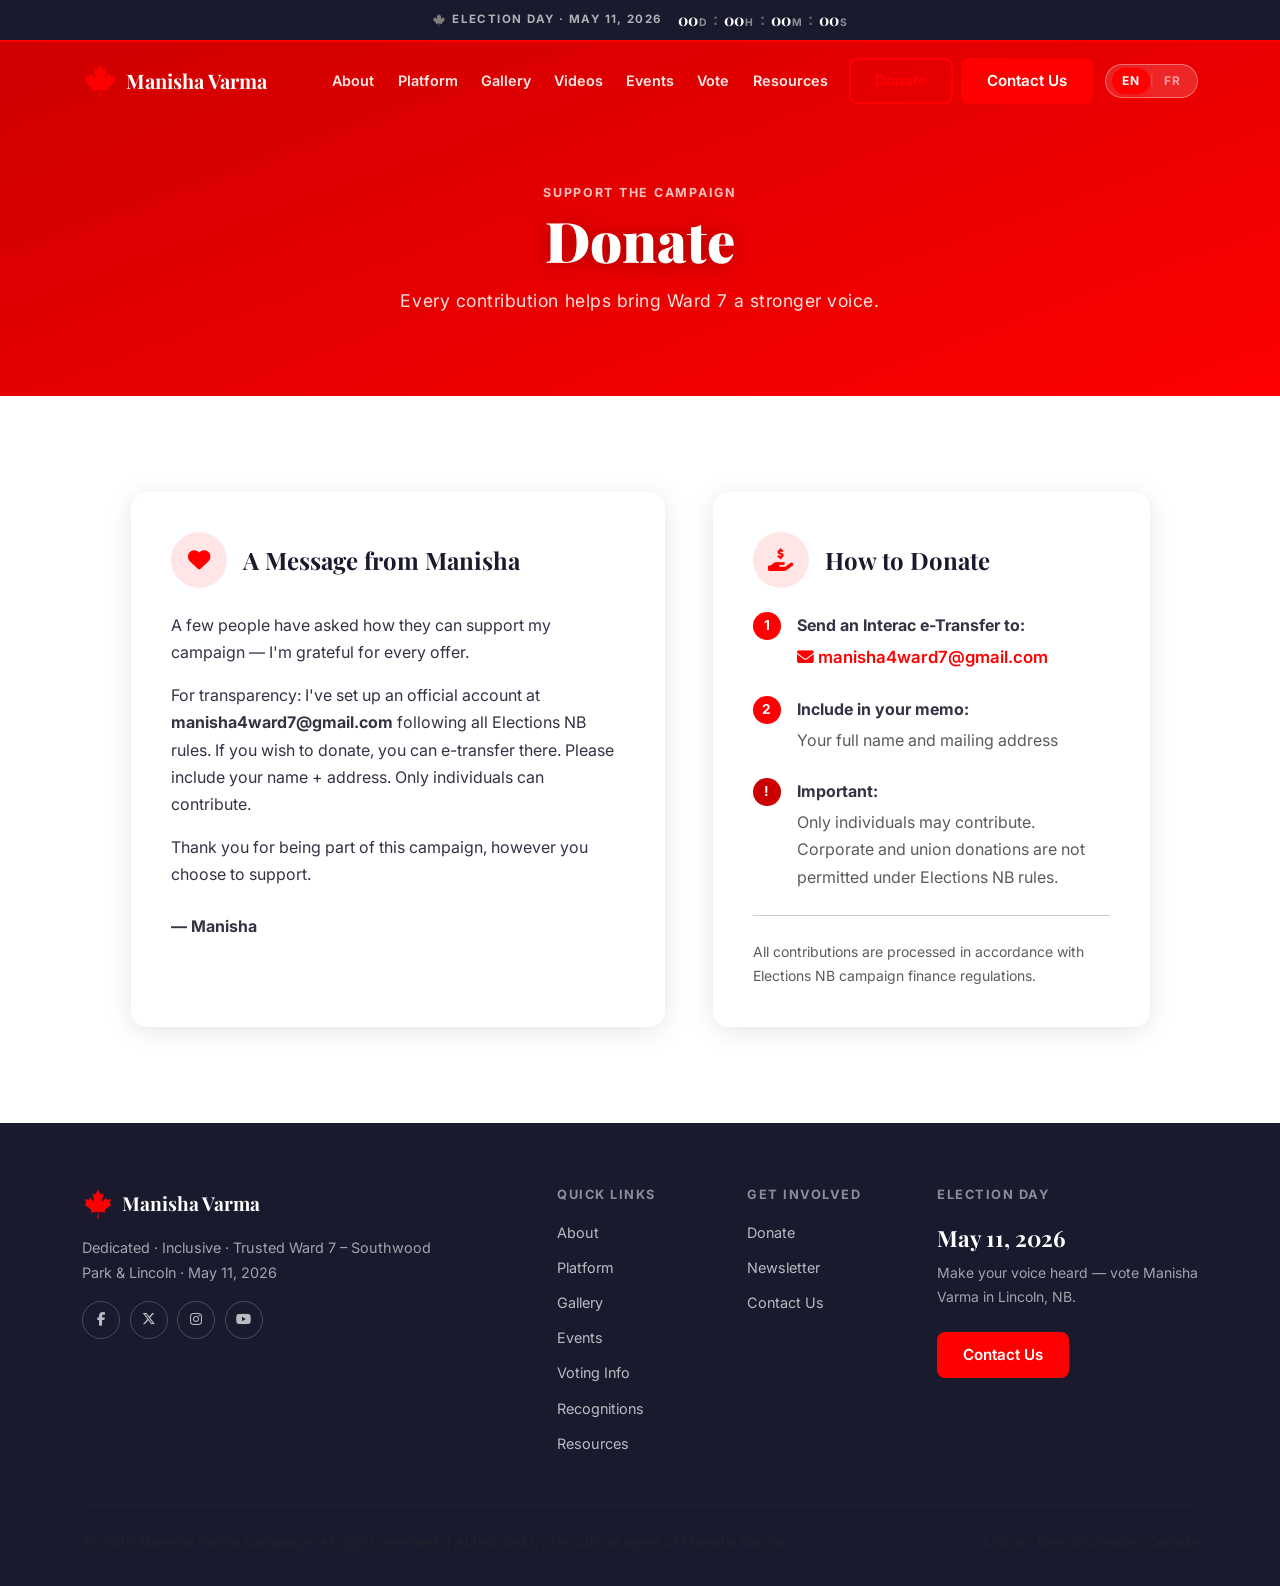
<file: donate.html>
<!DOCTYPE html>
<html lang="en">
<head>
  <meta charset="UTF-8" />
  <meta name="viewport" content="width=device-width, initial-scale=1.0" />
  <meta http-equiv="X-UA-Compatible" content="IE=edge" />

  <title>Donate | Elect Manisha Varma — Ward 7, Fredericton 2026</title>
  <meta name="description" content="Support Manisha Varma's campaign for Fredericton City Council, Ward 7. Learn how to make an official campaign donation by Interac e-Transfer." />
  <link rel="canonical" href="https://electmanishavarma.ca/donate.html" />

  <meta property="og:type" content="website" />
  <meta property="og:url" content="https://electmanishavarma.ca/donate.html" />
  <meta property="og:title" content="Donate — Support Manisha Varma | Ward 7 Fredericton 2026" />
  <meta property="og:description" content="Support Manisha Varma's campaign with an official e-Transfer donation. All contributions follow Elections NB rules." />
  <meta property="og:image" content="https://electmanishavarma.ca/images/og-image.jpg" />

  <link href="https://cdn.jsdelivr.net/npm/bootstrap@5.3.3/dist/css/bootstrap.min.css" rel="stylesheet" crossorigin="anonymous" />
  <link rel="stylesheet" href="https://cdnjs.cloudflare.com/ajax/libs/font-awesome/6.5.2/css/all.min.css" crossorigin="anonymous" />
  <link rel="preconnect" href="https://fonts.googleapis.com" />
  <link rel="preconnect" href="https://fonts.gstatic.com" crossorigin />
  <link href="https://fonts.googleapis.com/css2?family=Playfair+Display:wght@700;900&family=Inter:wght@400;500;600;700&display=swap" rel="stylesheet" />
  <link rel="stylesheet" href="css/style.css" />
</head>
<body>

<!-- ===================== TOP BANNER ===================== -->
<div class="top-banner" id="topBanner" aria-label="Election day countdown">
  <div class="container d-flex align-items-center justify-content-center gap-3">
    <span class="top-banner-label">
      <img src="images/maple-leaf.svg" alt="" />
      <span data-i18n="banner-label">Election Day · May 11, 2026</span>
    </span>
    <div class="top-banner-countdown">
      <span class="tbc-block"><span class="tbc-num" id="cd-days">00</span><span class="tbc-unit">d</span></span>
      <span class="tbc-sep">:</span>
      <span class="tbc-block"><span class="tbc-num" id="cd-hours">00</span><span class="tbc-unit">h</span></span>
      <span class="tbc-sep">:</span>
      <span class="tbc-block"><span class="tbc-num" id="cd-minutes">00</span><span class="tbc-unit">m</span></span>
      <span class="tbc-sep">:</span>
      <span class="tbc-block"><span class="tbc-num" id="cd-seconds">00</span><span class="tbc-unit">s</span></span>
    </div>
  </div>
</div>

<!-- ===================== NAVBAR ===================== -->
<nav class="navbar navbar-expand-lg fixed-top scrolled" id="mainNav" data-always-scrolled aria-label="Main navigation">
  <div class="container">
    <a class="navbar-brand d-flex align-items-center gap-2" href="index.html">
      <img src="images/maple-leaf.svg" alt="" class="brand-icon" aria-hidden="true" />
      <span class="brand-name">Manisha Varma</span>
    </a>
    <div class="lang-switcher d-lg-none ms-auto me-2" role="group" aria-label="Language / Langue">
      <button type="button" class="lang-btn active" data-lang="en" aria-pressed="true">EN</button>
      <span class="lang-divider" aria-hidden="true">|</span>
      <button type="button" class="lang-btn" data-lang="fr" aria-pressed="false">FR</button>
    </div>
    <button class="navbar-toggler" type="button" data-bs-toggle="collapse" data-bs-target="#navbarNav"
      aria-controls="navbarNav" aria-expanded="false" aria-label="Toggle navigation">
      <span class="navbar-toggler-icon"></span>
    </button>
    <div class="collapse navbar-collapse" id="navbarNav">
      <ul class="navbar-nav ms-auto align-items-lg-center gap-lg-1">
        <li class="nav-item"><a class="nav-link" href="index.html#about" data-i18n="nav-about">About</a></li>
        <li class="nav-item"><a class="nav-link" href="index.html#platform" data-i18n="nav-platform">Platform</a></li>
        <li class="nav-item"><a class="nav-link" href="index.html#gallery" data-i18n="nav-gallery">Gallery</a></li>
        <li class="nav-item"><a class="nav-link" href="index.html#videos" data-i18n="nav-videos">Videos</a></li>
        <li class="nav-item"><a class="nav-link" href="events.html" data-i18n="nav-events">Events</a></li>
        <li class="nav-item"><a class="nav-link" href="voting.html" data-i18n="nav-vote">Vote</a></li>
        <li class="nav-item"><a class="nav-link" href="index.html#resources" data-i18n="nav-resources">Resources</a></li>
        <li class="nav-item ms-lg-2">
          <a class="btn btn-outline-red" href="donate.html" aria-current="page" data-i18n="nav-donate">Donate</a>
        </li>
        <li class="nav-item ms-lg-1">
          <a class="btn btn-primary-red" href="index.html#contact" data-i18n="nav-contact">Contact Us</a>
        </li>
        <li class="nav-item ms-lg-2">
          <div class="lang-switcher d-none d-lg-flex" role="group" aria-label="Language / Langue">
            <button type="button" class="lang-btn active" data-lang="en" aria-pressed="true">EN</button>
            <span class="lang-divider" aria-hidden="true">|</span>
            <button type="button" class="lang-btn" data-lang="fr" aria-pressed="false">FR</button>
          </div>
        </li>
      </ul>
    </div>
  </div>
</nav>

<!-- ===================== PAGE HERO ===================== -->
<section class="page-hero text-white text-center">
  <div class="container">
    <p class="section-eyebrow text-white opacity-75" data-i18n="donate-eyebrow">Support the Campaign</p>
    <h1 class="hero-title" data-i18n="donate-title">Donate</h1>
    <p class="hero-tagline" data-i18n="donate-subtitle">Every contribution helps bring Ward 7 a stronger voice.</p>
  </div>
</section>

<!-- ===================== DONATE CONTENT ===================== -->
<section class="section-pad bg-white">
  <div class="container">
    <div class="row g-5 justify-content-center">

      <!-- Personal letter -->
      <div class="col-lg-6">
        <div class="form-card h-100">
          <div class="d-flex align-items-center gap-3 mb-4">
            <div class="platform-icon mb-0" style="flex-shrink:0;">
              <i class="fa-solid fa-heart"></i>
            </div>
            <h2 class="section-title mb-0" style="font-size:1.5rem;" data-i18n="donate-letter-heading">A Message from Manisha</h2>
          </div>

          <p data-i18n="donate-letter-p1">A few people have asked how they can support my campaign — I'm grateful for every offer.</p>

          <p data-i18n="donate-letter-p2">For transparency: I've set up an official account at <strong>manisha4ward7@gmail.com</strong> following all Elections NB rules. If you wish to donate, you can e-transfer there. Please include your name + address. Only individuals can contribute.</p>

          <p data-i18n="donate-letter-p3">Thank you for being part of this campaign, however you choose to support.</p>

          <p class="mb-0 mt-4">
            <strong data-i18n="donate-letter-sign">— Manisha</strong>
          </p>
        </div>
      </div>

      <!-- How to donate -->
      <div class="col-lg-5">
        <div class="form-card h-100">
          <div class="d-flex align-items-center gap-3 mb-4">
            <div class="platform-icon mb-0" style="flex-shrink:0;">
              <i class="fa-solid fa-hand-holding-dollar"></i>
            </div>
            <h2 class="section-title mb-0" style="font-size:1.5rem;" data-i18n="donate-how-title">How to Donate</h2>
          </div>

          <div class="d-flex flex-column gap-4">

            <!-- Step 1: e-Transfer -->
            <div class="d-flex gap-3 align-items-start">
              <div class="issue-number" style="flex-shrink:0;">1</div>
              <div>
                <strong class="d-block mb-1" data-i18n="donate-step1-label">Send an Interac e-Transfer to:</strong>
                <a href="mailto:manisha4ward7@gmail.com" class="fw-semibold" style="font-size:1.05rem; word-break:break-all;">
                  <i class="fa-solid fa-envelope me-1"></i>manisha4ward7@gmail.com
                </a>
              </div>
            </div>

            <!-- Step 2: memo -->
            <div class="d-flex gap-3 align-items-start">
              <div class="issue-number" style="flex-shrink:0;">2</div>
              <div>
                <strong class="d-block mb-1" data-i18n="donate-step2-label">Include in your memo:</strong>
                <span class="text-muted" data-i18n="donate-step2-detail">Your full name and mailing address</span>
              </div>
            </div>

            <!-- Step 3: rules -->
            <div class="d-flex gap-3 align-items-start">
              <div class="issue-number" style="background:var(--dark-red); flex-shrink:0;">!</div>
              <div>
                <strong class="d-block mb-1" data-i18n="donate-step3-label">Important:</strong>
                <span class="text-muted" data-i18n="donate-step3-detail">Only individuals may contribute. Corporate and union donations are not permitted under Elections NB rules.</span>
              </div>
            </div>

          </div>

          <hr class="my-4" />
          <p class="small text-muted mb-0" data-i18n="donate-legal-note">
            <i class="fa-solid fa-scale-balanced me-1"></i>All contributions are processed in accordance with Elections NB campaign finance regulations.
          </p>
        </div>
      </div>

    </div>
  </div>
</section>

<!-- ===================== FOOTER ===================== -->
<footer class="site-footer">
  <div class="container">
    <div class="row g-4 align-items-start">
      <div class="col-lg-4">
        <div class="footer-brand d-flex align-items-center gap-2 mb-3">
          <img src="images/maple-leaf.svg" alt="" class="footer-brand-icon" aria-hidden="true" />
          <span class="footer-brand-name">Manisha Varma</span>
        </div>
        <p class="footer-tagline" data-i18n="footer-tagline">Dedicated · Inclusive · Trusted<br/>Ward 7 – Southwood Park &amp; Lincoln · May 11, 2026</p>
        <div class="footer-social mt-3">
          <a href="#" aria-label="Facebook" target="_blank" rel="noopener"><i class="fa-brands fa-facebook-f"></i></a>
          <a href="#" aria-label="Twitter/X" target="_blank" rel="noopener"><i class="fa-brands fa-x-twitter"></i></a>
          <a href="#" aria-label="Instagram" target="_blank" rel="noopener"><i class="fa-brands fa-instagram"></i></a>
          <a href="#" aria-label="YouTube" target="_blank" rel="noopener"><i class="fa-brands fa-youtube"></i></a>
        </div>
      </div>
      <div class="col-6 col-lg-2 offset-lg-1">
        <h5 class="footer-heading" data-i18n="footer-quick-links">Quick Links</h5>
        <ul class="footer-links">
          <li><a href="index.html#about" data-i18n="footer-about">About</a></li>
          <li><a href="index.html#platform" data-i18n="footer-platform">Platform</a></li>
          <li><a href="index.html#gallery" data-i18n="footer-gallery">Gallery</a></li>
          <li><a href="events.html" data-i18n="footer-events">Events</a></li>
          <li><a href="voting.html" data-i18n="footer-voting">Voting Info</a></li>
          <li><a href="index.html#recognitions" data-i18n="footer-recognitions">Recognitions</a></li>
          <li><a href="index.html#resources" data-i18n="footer-resources">Resources</a></li>
        </ul>
      </div>
      <div class="col-6 col-lg-2">
        <h5 class="footer-heading" data-i18n="footer-get-involved">Get Involved</h5>
        <ul class="footer-links">
          <li><a href="donate.html" data-i18n="footer-donate">Donate</a></li>
          <li><a href="index.html#newsletter" data-i18n="footer-newsletter">Newsletter</a></li>
          <li><a href="index.html#contact" data-i18n="footer-contact">Contact Us</a></li>
        </ul>
      </div>
      <div class="col-lg-3">
        <h5 class="footer-heading" data-i18n="footer-election-day">Election Day</h5>
        <p class="footer-election-date">May 11, 2026</p>
        <p class="footer-vote-info small" data-i18n="footer-vote-info">Make your voice heard — vote Manisha Varma in Lincoln, NB.</p>
        <a href="index.html#contact" class="btn btn-primary-red btn-sm mt-2" data-i18n="footer-contact-btn">Contact Us</a>
      </div>
    </div>
    <hr class="footer-divider" />
    <div class="row align-items-center">
      <div class="col-md-8 small text-muted">
        <span data-i18n="footer-copy">&copy; 2026 Manisha Varma Campaign. All rights reserved. &nbsp;|&nbsp; Authorized by the official agent of Manisha Varma.</span>
      </div>
      <div class="col-md-4 text-md-end small text-muted mt-2 mt-md-0">
        <span data-i18n="footer-location">Lincoln, New Brunswick, Canada</span>
      </div>
    </div>
  </div>
</footer>

<a href="#" class="back-to-top" id="backToTop" aria-label="Back to top">
  <i class="fa-solid fa-chevron-up"></i>
</a>

<script src="https://cdn.jsdelivr.net/npm/bootstrap@5.3.3/dist/js/bootstrap.bundle.min.js" crossorigin="anonymous"></script>
<script src="js/i18n.js"></script>
<script src="js/main.js"></script>
</body>
</html>
</file>
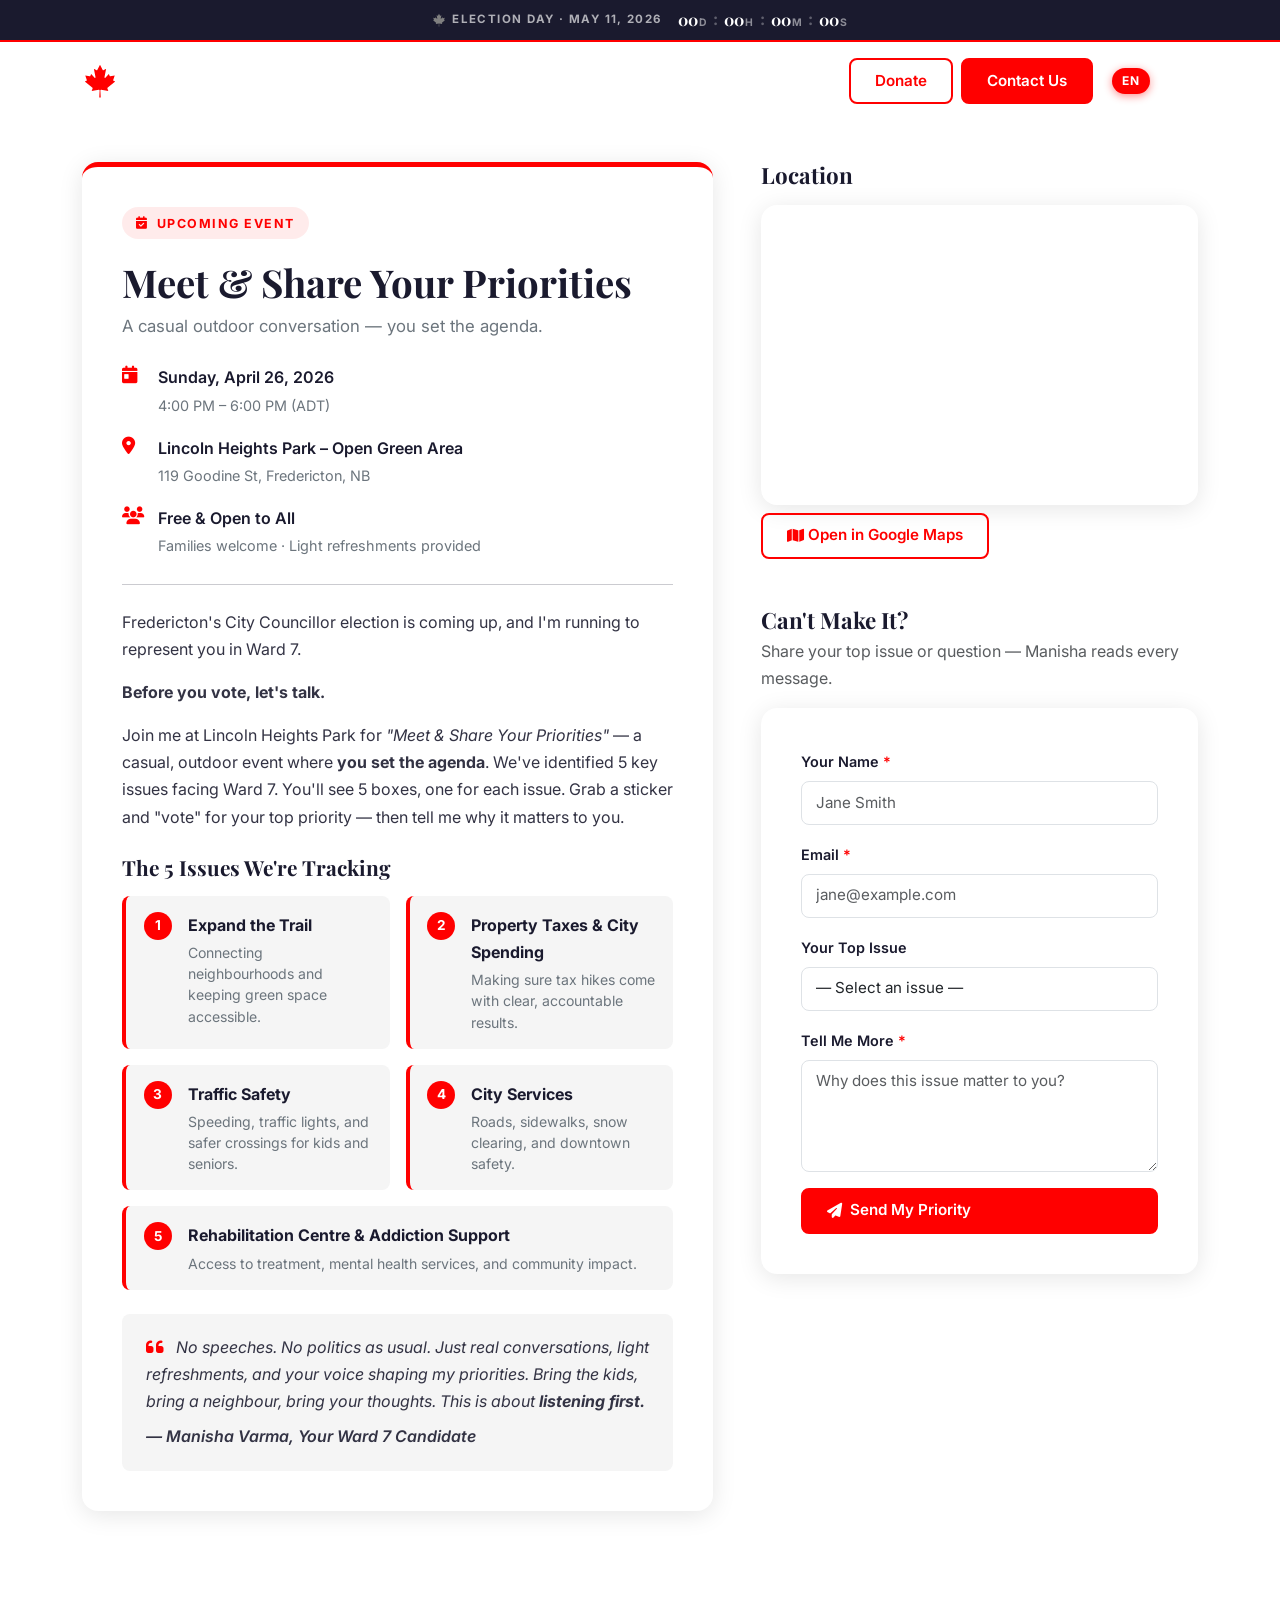
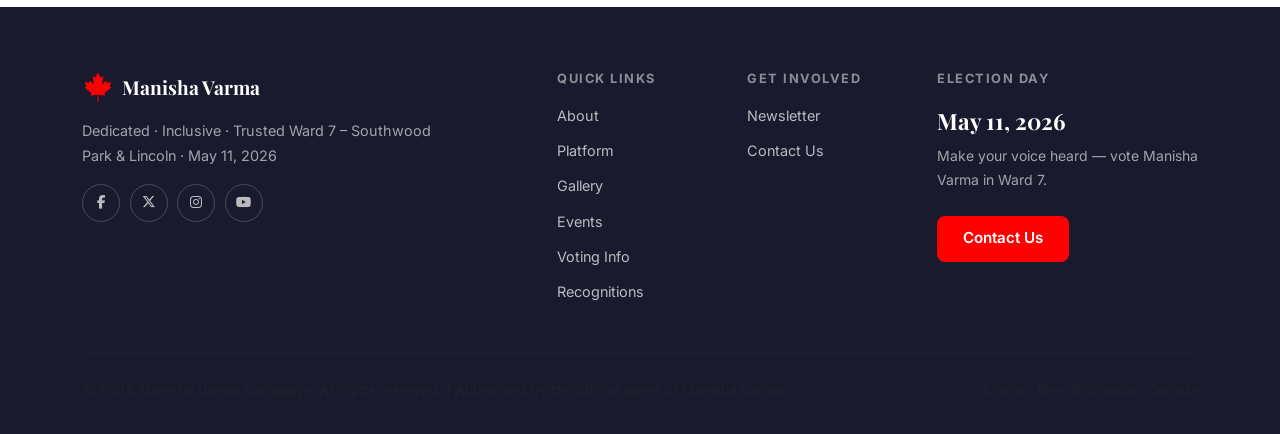
<file: events.html>
<!DOCTYPE html>
<html lang="en">
<!-- v2 -->
<head>
  <meta charset="UTF-8" />
  <meta name="viewport" content="width=device-width, initial-scale=1.0" />
  <meta http-equiv="X-UA-Compatible" content="IE=edge" />

  <title>Events | Elect Manisha Varma — Ward 7, Fredericton 2026</title>
  <meta name="description" content="Meet Your Candidate: Manisha Varma for Ward 7. Sunday, April 26, 2026 · 4–6 PM · Lincoln Heights Park, 119 Goodine St, Fredericton, NB." />
  <link rel="canonical" href="https://electmanishavarma.ca/events.html" />

  <meta property="og:type" content="website" />
  <meta property="og:url" content="https://electmanishavarma.ca/events.html" />
  <meta property="og:title" content="Meet Your Candidate — April 26 | Manisha Varma Ward 7" />
  <meta property="og:description" content="Join Manisha at Lincoln Heights Park on April 26 for a casual outdoor 'Share Your Priorities' event. No speeches — just real conversation." />
  <meta property="og:image" content="https://electmanishavarma.ca/images/og-image.jpg" />

  <link href="https://cdn.jsdelivr.net/npm/bootstrap@5.3.3/dist/css/bootstrap.min.css" rel="stylesheet" crossorigin="anonymous" />
  <link rel="stylesheet" href="https://cdnjs.cloudflare.com/ajax/libs/font-awesome/6.5.2/css/all.min.css" crossorigin="anonymous" />
  <link rel="preconnect" href="https://fonts.googleapis.com" />
  <link rel="preconnect" href="https://fonts.gstatic.com" crossorigin />
  <link href="https://fonts.googleapis.com/css2?family=Playfair+Display:wght@700;900&family=Inter:wght@400;500;600;700&display=swap" rel="stylesheet" />
  <link rel="stylesheet" href="css/style.css" />
</head>
<body>

<!-- ===================== TOP BANNER ===================== -->
<div class="top-banner" id="topBanner" aria-label="Election day countdown">
  <div class="container d-flex align-items-center justify-content-center gap-3">
    <span class="top-banner-label">
      <img src="images/maple-leaf.svg" alt="" />
      <span data-i18n="banner-label">Election Day · May 11, 2026</span>
    </span>
    <div class="top-banner-countdown">
      <span class="tbc-block"><span class="tbc-num" id="cd-days">00</span><span class="tbc-unit">d</span></span>
      <span class="tbc-sep">:</span>
      <span class="tbc-block"><span class="tbc-num" id="cd-hours">00</span><span class="tbc-unit">h</span></span>
      <span class="tbc-sep">:</span>
      <span class="tbc-block"><span class="tbc-num" id="cd-minutes">00</span><span class="tbc-unit">m</span></span>
      <span class="tbc-sep">:</span>
      <span class="tbc-block"><span class="tbc-num" id="cd-seconds">00</span><span class="tbc-unit">s</span></span>
    </div>
  </div>
</div>

<!-- ===================== NAVBAR ===================== -->
<nav class="navbar navbar-expand-lg fixed-top scrolled" id="mainNav" data-always-scrolled aria-label="Main navigation">
  <div class="container">
    <a class="navbar-brand d-flex align-items-center gap-2" href="index.html">
      <img src="images/maple-leaf.svg" alt="" class="brand-icon" aria-hidden="true" />
      <span class="brand-name">Manisha Varma</span>
    </a>
    <!-- Mobile lang switcher — always visible, outside collapse -->
    <div class="lang-switcher d-lg-none ms-auto me-2" role="group" aria-label="Language / Langue">
      <button type="button" class="lang-btn active" data-lang="en" aria-pressed="true">EN</button>
      <span class="lang-divider" aria-hidden="true">|</span>
      <button type="button" class="lang-btn" data-lang="fr" aria-pressed="false">FR</button>
    </div>
    <button class="navbar-toggler" type="button" data-bs-toggle="collapse" data-bs-target="#navbarNav"
      aria-controls="navbarNav" aria-expanded="false" aria-label="Toggle navigation">
      <span class="navbar-toggler-icon"></span>
    </button>
    <div class="collapse navbar-collapse" id="navbarNav">
      <ul class="navbar-nav ms-auto align-items-lg-center gap-lg-1">
        <li class="nav-item"><a class="nav-link" href="index.html#about" data-i18n="nav-about">About</a></li>
        <li class="nav-item"><a class="nav-link" href="index.html#platform" data-i18n="nav-platform">Platform</a></li>
        <li class="nav-item"><a class="nav-link" href="index.html#gallery" data-i18n="nav-gallery">Gallery</a></li>
        <li class="nav-item"><a class="nav-link" href="index.html#videos" data-i18n="nav-videos">Videos</a></li>
        <li class="nav-item"><a class="nav-link active" href="events.html" data-i18n="nav-events">Events</a></li>
        <li class="nav-item"><a class="nav-link" href="voting.html" data-i18n="nav-vote">Vote</a></li>
        <li class="nav-item"><a class="nav-link" href="index.html#resources" data-i18n="nav-resources">Resources</a></li>
        <li class="nav-item ms-lg-2">
          <a class="btn btn-outline-red" href="donate.html" data-i18n="nav-donate">Donate</a>
        </li>
        <li class="nav-item ms-lg-1">
          <a class="btn btn-primary-red" href="index.html#contact" data-i18n="nav-contact">Contact Us</a>
        </li>
        <!-- Desktop lang switcher — inside collapse -->
        <li class="nav-item ms-lg-2">
          <div class="lang-switcher d-none d-lg-flex" role="group" aria-label="Language / Langue">
            <button type="button" class="lang-btn active" data-lang="en" aria-pressed="true">EN</button>
            <span class="lang-divider" aria-hidden="true">|</span>
            <button type="button" class="lang-btn" data-lang="fr" aria-pressed="false">FR</button>
          </div>
        </li>
      </ul>
    </div>
  </div>
</nav>

<!-- ===================== EVENT DETAILS ===================== -->
<section class="section-pad bg-white" style="padding-top: calc(var(--banner-h) + 80px + 40px)">
  <div class="container">
    <div class="row g-5 align-items-start">

      <!-- Left: Event Info -->
      <div class="col-lg-7">
        <div class="event-card">
          <div class="event-badge-label">
            <i class="fa-solid fa-calendar-check me-2"></i><span data-i18n="events-badge-label">UPCOMING EVENT</span>
          </div>
          <h2 class="event-title" data-i18n="events-title">Meet &amp; Share Your Priorities</h2>
          <p class="event-subtitle" data-i18n="events-subtitle">A casual outdoor conversation — you set the agenda.</p>

          <div class="event-meta">
            <div class="event-meta-item">
              <i class="fa-solid fa-calendar-day"></i>
              <div>
                <strong data-i18n="events-date-label">Sunday, April 26, 2026</strong>
                <span data-i18n="events-time">4:00 PM – 6:00 PM (ADT)</span>
              </div>
            </div>
            <div class="event-meta-item">
              <i class="fa-solid fa-location-dot"></i>
              <div>
                <strong data-i18n="events-venue-label">Lincoln Heights Park – Open Green Area</strong>
                <span data-i18n="events-venue-addr">119 Goodine St, Fredericton, NB</span>
              </div>
            </div>
            <div class="event-meta-item">
              <i class="fa-solid fa-users"></i>
              <div>
                <strong data-i18n="events-free-label">Free &amp; Open to All</strong>
                <span data-i18n="events-free-sub">Families welcome · Light refreshments provided</span>
              </div>
            </div>
          </div>

          <hr class="my-4" />

          <p data-i18n="events-body-1">Fredericton's City Councillor election is coming up, and I'm running to represent you in Ward 7.</p>
          <p data-i18n="events-body-2"><strong>Before you vote, let's talk.</strong></p>
          <p data-i18n="events-body-3">
            Join me at Lincoln Heights Park for <em>"Meet &amp; Share Your Priorities"</em> — a casual, outdoor event where <strong>you set the agenda</strong>. We've identified 5 key issues facing Ward 7. You'll see 5 boxes, one for each issue. Grab a sticker and "vote" for your top priority — then tell me why it matters to you.
          </p>

          <!-- 5 Issues -->
          <h3 class="issues-heading mt-4 mb-3" data-i18n="events-issues-heading">The 5 Issues We're Tracking</h3>
          <div class="row g-3">
            <div class="col-md-6">
              <div class="issue-card">
                <div class="issue-number">1</div>
                <div>
                  <strong data-i18n="events-issue-1-title">Expand the Trail</strong>
                  <p data-i18n="events-issue-1-body">Connecting neighbourhoods and keeping green space accessible.</p>
                </div>
              </div>
            </div>
            <div class="col-md-6">
              <div class="issue-card">
                <div class="issue-number">2</div>
                <div>
                  <strong data-i18n="events-issue-2-title">Property Taxes &amp; City Spending</strong>
                  <p data-i18n="events-issue-2-body">Making sure tax hikes come with clear, accountable results.</p>
                </div>
              </div>
            </div>
            <div class="col-md-6">
              <div class="issue-card">
                <div class="issue-number">3</div>
                <div>
                  <strong data-i18n="events-issue-3-title">Traffic Safety</strong>
                  <p data-i18n="events-issue-3-body">Speeding, traffic lights, and safer crossings for kids and seniors.</p>
                </div>
              </div>
            </div>
            <div class="col-md-6">
              <div class="issue-card">
                <div class="issue-number">4</div>
                <div>
                  <strong data-i18n="events-issue-4-title">City Services</strong>
                  <p data-i18n="events-issue-4-body">Roads, sidewalks, snow clearing, and downtown safety.</p>
                </div>
              </div>
            </div>
            <div class="col-12">
              <div class="issue-card">
                <div class="issue-number">5</div>
                <div>
                  <strong data-i18n="events-issue-5-title">Rehabilitation Centre &amp; Addiction Support</strong>
                  <p data-i18n="events-issue-5-body">Access to treatment, mental health services, and community impact.</p>
                </div>
              </div>
            </div>
          </div>

          <div class="event-note mt-4">
            <i class="fa-solid fa-quote-left fa-lg text-red me-2"></i>
            <span data-i18n="events-note">No speeches. No politics as usual. Just real conversations, light refreshments, and your voice shaping my priorities. Bring the kids, bring a neighbour, bring your thoughts. This is about <strong>listening first.</strong></span>
            <div class="mt-2 fw-semibold" data-i18n="events-note-attr">— Manisha Varma, Your Ward 7 Candidate</div>
          </div>
        </div>
      </div>

      <!-- Right: Map + Contact Form -->
      <div class="col-lg-5">

        <!-- Google Maps -->
        <h3 class="section-title mb-3" style="font-size:1.4rem;" data-i18n="events-map-title">Location</h3>
        <div class="map-wrapper mb-2">
          <iframe
            src="https://maps.google.com/maps?q=119+Goodine+St,+Fredericton,+NB&output=embed"
            width="100%" height="300" style="border:0;" allowfullscreen="" loading="lazy"
            referrerpolicy="no-referrer-when-downgrade"
            title="Lincoln Heights Park, 119 Goodine St, Fredericton, NB"
          ></iframe>
        </div>
        <a href="https://maps.google.com/maps/place//data=!4m2!3m1!1s0x4ca421935bf6cc6f:0x46362ead7825232a"
           target="_blank" rel="noopener" class="btn btn-outline-red btn-sm mb-5">
          <i class="fa-solid fa-map me-1"></i><span data-i18n="events-map-btn">Open in Google Maps</span>
        </a>

        <!-- Can't make it? Contact form -->
        <h3 class="section-title mb-1" style="font-size:1.4rem;" data-i18n="events-cant-title">Can't Make It?</h3>
        <p class="text-muted mb-3" data-i18n="events-cant-sub">Share your top issue or question — Manisha reads every message.</p>
        <form action="https://formsubmit.co/vmanisha86@gmail.com" method="POST" class="form-card" id="eventContactForm">
          <input type="hidden" name="_subject" value="Ward 7 Event — Priority Message" />
          <input type="hidden" name="_captcha" value="false" />
          <input type="text" name="_honey" style="display:none" />

          <div class="row g-3">
            <div class="col-12">
              <label for="ec-name" class="form-label"><span data-i18n="events-form-name">Your Name</span> <span class="text-danger">*</span></label>
              <input type="text" class="form-control" id="ec-name" name="name" required placeholder="Jane Smith" />
            </div>
            <div class="col-12">
              <label for="ec-email" class="form-label"><span data-i18n="events-form-email">Email</span> <span class="text-danger">*</span></label>
              <input type="email" class="form-control" id="ec-email" name="email" required placeholder="jane@example.com" />
            </div>
            <div class="col-12">
              <label for="ec-issue" class="form-label" data-i18n="events-form-issue">Your Top Issue</label>
              <select class="form-control" id="ec-issue" name="top_issue">
                <option value="" data-i18n="events-form-issue-ph">— Select an issue —</option>
                <option data-i18n="events-form-issue-1">Expand the Trail</option>
                <option data-i18n="events-form-issue-2">Property Taxes &amp; City Spending</option>
                <option data-i18n="events-form-issue-3">Traffic Safety</option>
                <option data-i18n="events-form-issue-4">City Services</option>
                <option data-i18n="events-form-issue-5">Rehabilitation Centre &amp; Addiction Support</option>
                <option data-i18n="events-form-issue-6">Other</option>
              </select>
            </div>
            <div class="col-12">
              <label for="ec-message" class="form-label"><span data-i18n="events-form-msg">Tell Me More</span> <span class="text-danger">*</span></label>
              <textarea class="form-control" id="ec-message" name="message" rows="4" required
                placeholder="Why does this issue matter to you?" data-i18n-ph="events-form-msg-ph"></textarea>
            </div>
            <div class="col-12">
              <button type="submit" class="btn btn-primary-red w-100">
                <i class="fa-solid fa-paper-plane me-2"></i><span data-i18n="events-form-btn">Send My Priority</span>
              </button>
            </div>
          </div>
        </form>

      </div>
    </div>
  </div>
</section>

<!-- ===================== FOOTER ===================== -->
<footer class="site-footer">
  <div class="container">
    <div class="row g-4 align-items-start">
      <div class="col-lg-4">
        <div class="footer-brand d-flex align-items-center gap-2 mb-3">
          <img src="images/maple-leaf.svg" alt="" class="footer-brand-icon" aria-hidden="true" />
          <span class="footer-brand-name">Manisha Varma</span>
        </div>
        <p class="footer-tagline" data-i18n="footer-tagline">Dedicated · Inclusive · Trusted<br/>Ward 7 – Southwood Park &amp; Lincoln · May 11, 2026</p>
        <div class="footer-social mt-3">
          <a href="#" aria-label="Facebook" target="_blank" rel="noopener"><i class="fa-brands fa-facebook-f"></i></a>
          <a href="#" aria-label="Twitter/X" target="_blank" rel="noopener"><i class="fa-brands fa-x-twitter"></i></a>
          <a href="#" aria-label="Instagram" target="_blank" rel="noopener"><i class="fa-brands fa-instagram"></i></a>
          <a href="#" aria-label="YouTube" target="_blank" rel="noopener"><i class="fa-brands fa-youtube"></i></a>
        </div>
      </div>
      <div class="col-6 col-lg-2 offset-lg-1">
        <h5 class="footer-heading" data-i18n="footer-quick-links">Quick Links</h5>
        <ul class="footer-links">
          <li><a href="index.html#about" data-i18n="footer-about">About</a></li>
          <li><a href="index.html#platform" data-i18n="footer-platform">Platform</a></li>
          <li><a href="index.html#gallery" data-i18n="footer-gallery">Gallery</a></li>
          <li><a href="events.html" data-i18n="footer-events">Events</a></li>
          <li><a href="voting.html" data-i18n="footer-voting">Voting Info</a></li>
          <li><a href="index.html#recognitions" data-i18n="footer-recognitions">Recognitions</a></li>
        </ul>
      </div>
      <div class="col-6 col-lg-2">
        <h5 class="footer-heading" data-i18n="footer-get-involved">Get Involved</h5>
        <ul class="footer-links">
          <li><a href="index.html#newsletter" data-i18n="footer-newsletter">Newsletter</a></li>
          <li><a href="index.html#contact" data-i18n="footer-contact">Contact Us</a></li>
        </ul>
      </div>
      <div class="col-lg-3">
        <h5 class="footer-heading" data-i18n="footer-election-day">Election Day</h5>
        <p class="footer-election-date">May 11, 2026</p>
        <p class="footer-vote-info small" data-i18n="footer-vote-info-ward7">Make your voice heard — vote Manisha Varma in Ward 7.</p>
        <a href="index.html#contact" class="btn btn-primary-red btn-sm mt-2" data-i18n="footer-contact-btn">Contact Us</a>
      </div>
    </div>
    <hr class="footer-divider" />
    <div class="row align-items-center">
      <div class="col-md-8 small text-muted">
        <span data-i18n="footer-copy">&copy; 2026 Manisha Varma Campaign. All rights reserved. &nbsp;|&nbsp; Authorized by the official agent of Manisha Varma.</span>
      </div>
      <div class="col-md-4 text-md-end small text-muted mt-2 mt-md-0">
        <span data-i18n="footer-location">Lincoln, New Brunswick, Canada</span>
      </div>
    </div>
  </div>
</footer>

<a href="#" class="back-to-top" id="backToTop" aria-label="Back to top">
  <i class="fa-solid fa-chevron-up"></i>
</a>

<script src="https://cdn.jsdelivr.net/npm/bootstrap@5.3.3/dist/js/bootstrap.bundle.min.js" crossorigin="anonymous"></script>
<!-- i18n (EN/FR) -->
<script src="js/i18n.js"></script>
<script src="js/main.js"></script>
</body>
</html>
</file>
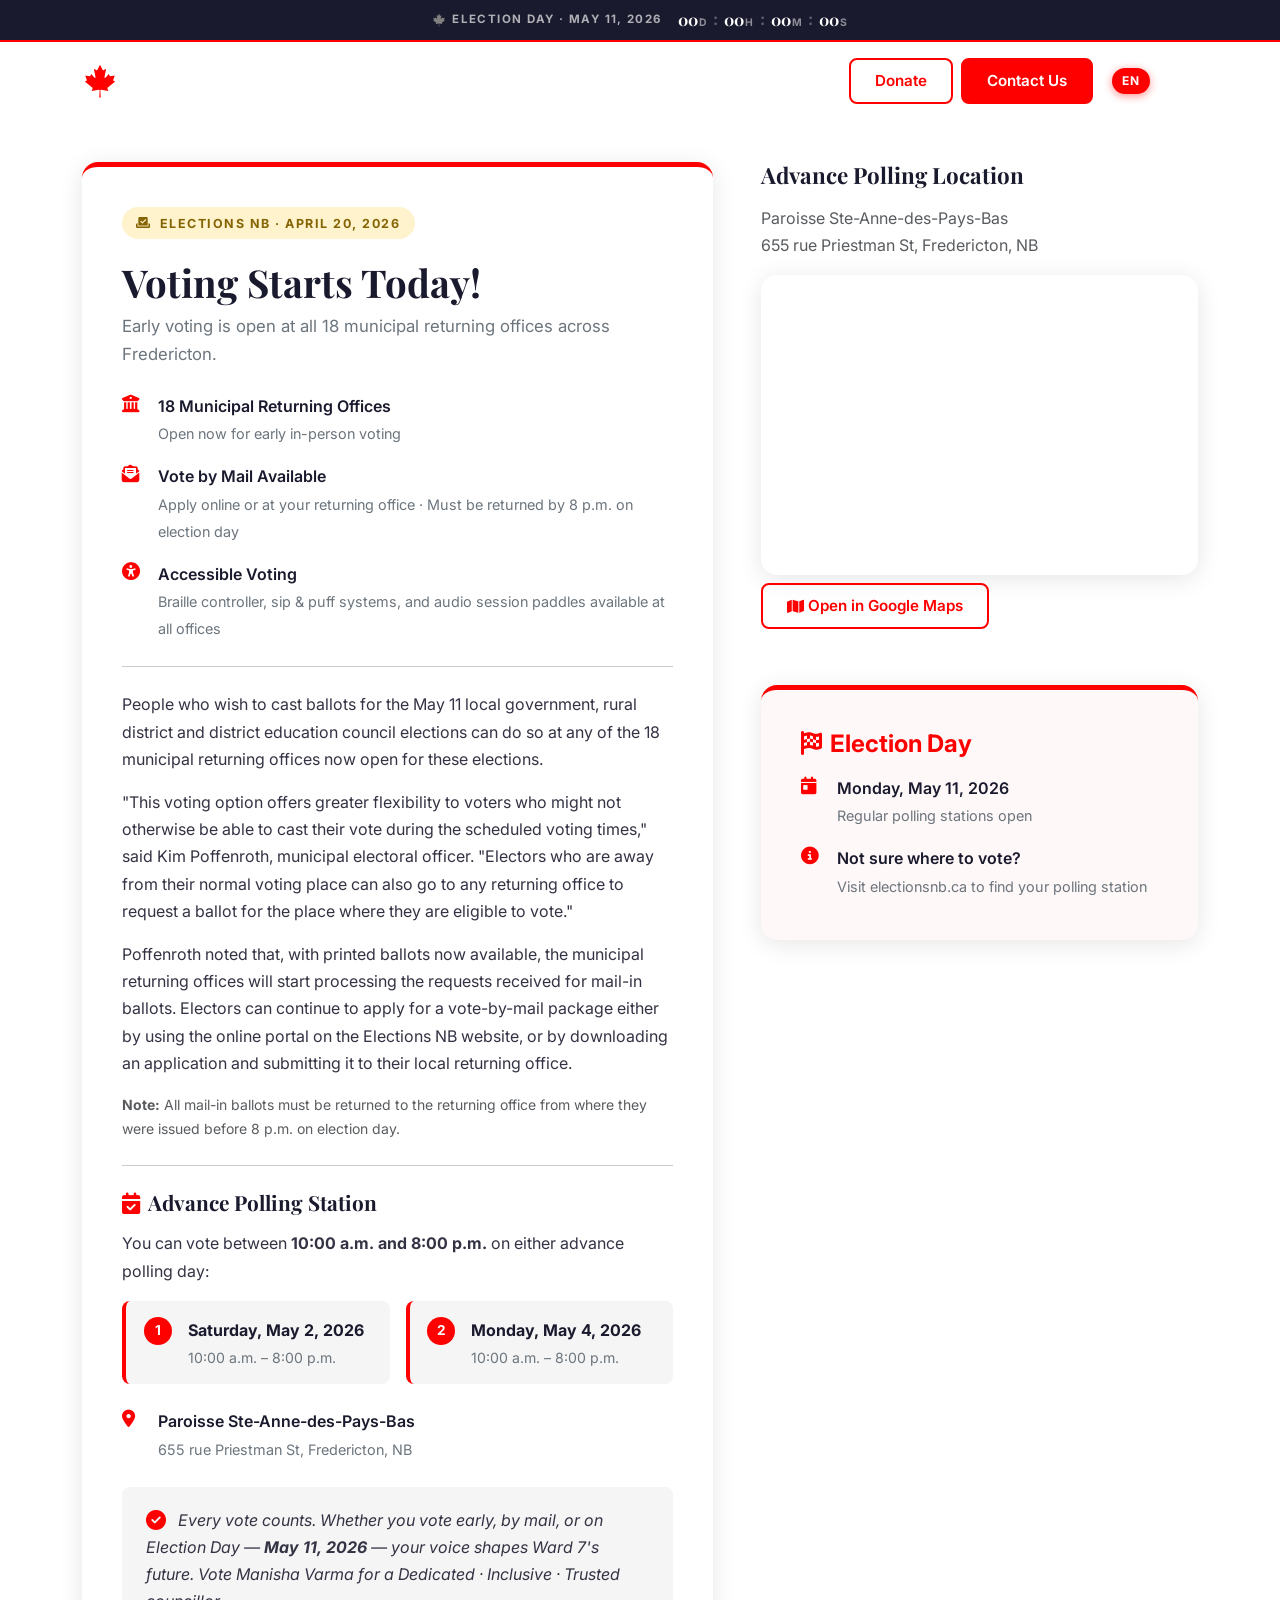
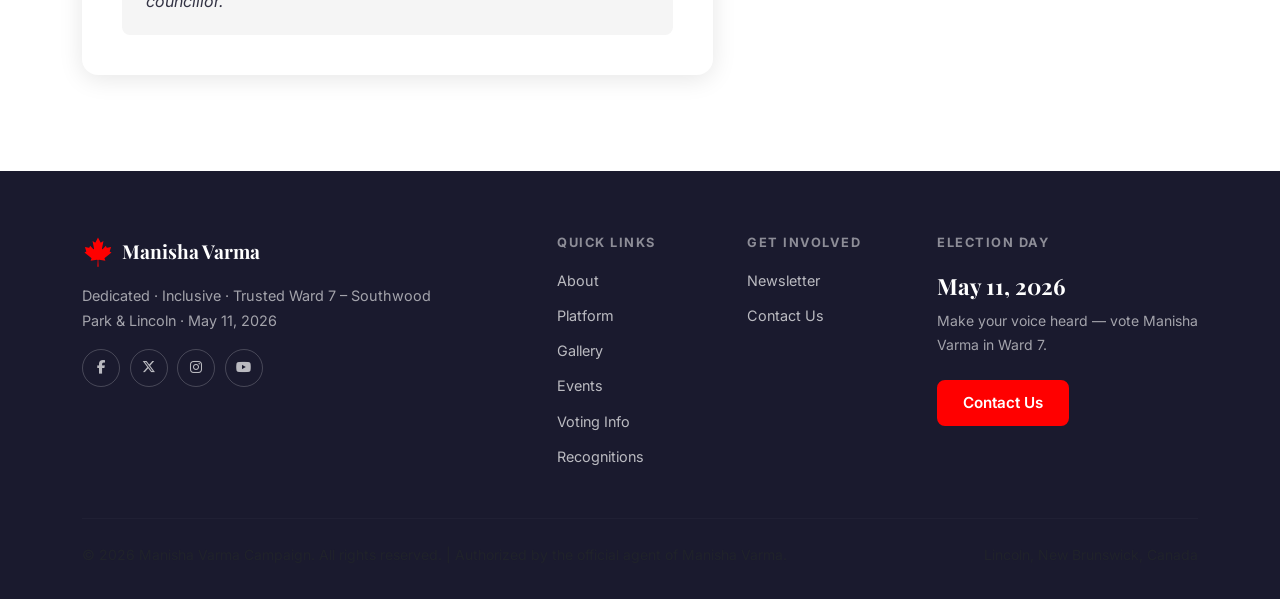
<file: voting.html>
<!DOCTYPE html>
<html lang="en">
<head>
  <meta charset="UTF-8" />
  <meta name="viewport" content="width=device-width, initial-scale=1.0" />
  <meta http-equiv="X-UA-Compatible" content="IE=edge" />

  <title>Voting Info | Elect Manisha Varma — Ward 7, Fredericton 2026</title>
  <meta name="description" content="Voting has started! Find advance polling dates, mail-in ballot info, and the Ward 7 polling station location for the May 11, 2026 Fredericton election." />
  <link rel="canonical" href="https://electmanishavarma.ca/voting.html" />

  <meta property="og:type" content="website" />
  <meta property="og:url" content="https://electmanishavarma.ca/voting.html" />
  <meta property="og:title" content="Voting Info — May 11, 2026 | Manisha Varma Ward 7" />
  <meta property="og:description" content="Advance polling is open. Vote May 2 or May 4 at Paroisse Ste-Anne-des-Pays-Bas, 655 rue Priestman St, Fredericton, NB." />
  <meta property="og:image" content="https://electmanishavarma.ca/images/og-image.jpg" />

  <link href="https://cdn.jsdelivr.net/npm/bootstrap@5.3.3/dist/css/bootstrap.min.css" rel="stylesheet" crossorigin="anonymous" />
  <link rel="stylesheet" href="https://cdnjs.cloudflare.com/ajax/libs/font-awesome/6.5.2/css/all.min.css" crossorigin="anonymous" />
  <link rel="preconnect" href="https://fonts.googleapis.com" />
  <link rel="preconnect" href="https://fonts.gstatic.com" crossorigin />
  <link href="https://fonts.googleapis.com/css2?family=Playfair+Display:wght@700;900&family=Inter:wght@400;500;600;700&display=swap" rel="stylesheet" />
  <link rel="stylesheet" href="css/style.css" />
</head>
<body>

<!-- ===================== TOP BANNER ===================== -->
<div class="top-banner" id="topBanner" aria-label="Election day countdown">
  <div class="container d-flex align-items-center justify-content-center gap-3">
    <span class="top-banner-label">
      <img src="images/maple-leaf.svg" alt="" />
      <span data-i18n="banner-label">Election Day · May 11, 2026</span>
    </span>
    <div class="top-banner-countdown">
      <span class="tbc-block"><span class="tbc-num" id="cd-days">00</span><span class="tbc-unit">d</span></span>
      <span class="tbc-sep">:</span>
      <span class="tbc-block"><span class="tbc-num" id="cd-hours">00</span><span class="tbc-unit">h</span></span>
      <span class="tbc-sep">:</span>
      <span class="tbc-block"><span class="tbc-num" id="cd-minutes">00</span><span class="tbc-unit">m</span></span>
      <span class="tbc-sep">:</span>
      <span class="tbc-block"><span class="tbc-num" id="cd-seconds">00</span><span class="tbc-unit">s</span></span>
    </div>
  </div>
</div>

<!-- ===================== NAVBAR ===================== -->
<nav class="navbar navbar-expand-lg fixed-top scrolled" id="mainNav" data-always-scrolled aria-label="Main navigation">
  <div class="container">
    <a class="navbar-brand d-flex align-items-center gap-2" href="index.html">
      <img src="images/maple-leaf.svg" alt="" class="brand-icon" aria-hidden="true" />
      <span class="brand-name">Manisha Varma</span>
    </a>
    <!-- Mobile lang switcher — always visible, outside collapse -->
    <div class="lang-switcher d-lg-none ms-auto me-2" role="group" aria-label="Language / Langue">
      <button type="button" class="lang-btn active" data-lang="en" aria-pressed="true">EN</button>
      <span class="lang-divider" aria-hidden="true">|</span>
      <button type="button" class="lang-btn" data-lang="fr" aria-pressed="false">FR</button>
    </div>
    <button class="navbar-toggler" type="button" data-bs-toggle="collapse" data-bs-target="#navbarNav"
      aria-controls="navbarNav" aria-expanded="false" aria-label="Toggle navigation">
      <span class="navbar-toggler-icon"></span>
    </button>
    <div class="collapse navbar-collapse" id="navbarNav">
      <ul class="navbar-nav ms-auto align-items-lg-center gap-lg-1">
        <li class="nav-item"><a class="nav-link" href="index.html#about" data-i18n="nav-about">About</a></li>
        <li class="nav-item"><a class="nav-link" href="index.html#platform" data-i18n="nav-platform">Platform</a></li>
        <li class="nav-item"><a class="nav-link" href="index.html#gallery" data-i18n="nav-gallery">Gallery</a></li>
        <li class="nav-item"><a class="nav-link" href="index.html#videos" data-i18n="nav-videos">Videos</a></li>
        <li class="nav-item"><a class="nav-link" href="events.html" data-i18n="nav-events">Events</a></li>
        <li class="nav-item"><a class="nav-link active" href="voting.html" data-i18n="nav-vote">Vote</a></li>
        <li class="nav-item"><a class="nav-link" href="index.html#resources" data-i18n="nav-resources">Resources</a></li>
        <li class="nav-item ms-lg-2">
          <a class="btn btn-outline-red" href="donate.html" data-i18n="nav-donate">Donate</a>
        </li>
        <li class="nav-item ms-lg-1">
          <a class="btn btn-primary-red" href="index.html#contact" data-i18n="nav-contact">Contact Us</a>
        </li>
        <!-- Desktop lang switcher — inside collapse -->
        <li class="nav-item ms-lg-2">
          <div class="lang-switcher d-none d-lg-flex" role="group" aria-label="Language / Langue">
            <button type="button" class="lang-btn active" data-lang="en" aria-pressed="true">EN</button>
            <span class="lang-divider" aria-hidden="true">|</span>
            <button type="button" class="lang-btn" data-lang="fr" aria-pressed="false">FR</button>
          </div>
        </li>
      </ul>
    </div>
  </div>
</nav>

<!-- ===================== VOTING INFO ===================== -->
<section class="section-pad bg-white" style="padding-top: calc(var(--banner-h) + 80px + 40px)">
  <div class="container">
    <div class="row g-5 align-items-start">

      <!-- Left: Voting Info Card -->
      <div class="col-lg-7">
        <div class="event-card">
          <div class="event-badge-label" style="background: #fff3cd; color: #856404; border-color: #ffc107;">
            <i class="fa-solid fa-vote-yea me-2"></i><span data-i18n="voting-badge-label">ELECTIONS NB · APRIL 20, 2026</span>
          </div>
          <h2 class="event-title" data-i18n="voting-title">Voting Starts Today!</h2>
          <p class="event-subtitle" data-i18n="voting-subtitle">Early voting is open at all 18 municipal returning offices across Fredericton.</p>

          <div class="event-meta">
            <div class="event-meta-item">
              <i class="fa-solid fa-building-columns"></i>
              <div>
                <strong data-i18n="voting-offices-label">18 Municipal Returning Offices</strong>
                <span data-i18n="voting-offices-sub">Open now for early in-person voting</span>
              </div>
            </div>
            <div class="event-meta-item">
              <i class="fa-solid fa-envelope-open-text"></i>
              <div>
                <strong data-i18n="voting-mail-label">Vote by Mail Available</strong>
                <span data-i18n="voting-mail-sub">Apply online or at your returning office · Must be returned by 8 p.m. on election day</span>
              </div>
            </div>
            <div class="event-meta-item">
              <i class="fa-solid fa-universal-access"></i>
              <div>
                <strong data-i18n="voting-access-label">Accessible Voting</strong>
                <span data-i18n="voting-access-sub">Braille controller, sip &amp; puff systems, and audio session paddles available at all offices</span>
              </div>
            </div>
          </div>

          <hr class="my-4" />

          <p data-i18n="voting-body-1">
            People who wish to cast ballots for the May 11 local government, rural district and district education council elections can do so at any of the 18 municipal returning offices now open for these elections.
          </p>
          <p data-i18n="voting-body-2">
            "This voting option offers greater flexibility to voters who might not otherwise be able to cast their vote during the scheduled voting times," said Kim Poffenroth, municipal electoral officer. "Electors who are away from their normal voting place can also go to any returning office to request a ballot for the place where they are eligible to vote."
          </p>
          <p data-i18n="voting-body-3">
            Poffenroth noted that, with printed ballots now available, the municipal returning offices will start processing the requests received for mail-in ballots. Electors can continue to apply for a vote-by-mail package either by using the online portal on the Elections NB website, or by downloading an application and submitting it to their local returning office.
          </p>
          <p class="text-muted small" data-i18n="voting-note"><strong>Note:</strong> All mail-in ballots must be returned to the returning office from where they were issued before 8 p.m. on election day.</p>

          <hr class="my-4" />

          <!-- Advance Polling -->
          <h3 class="issues-heading mb-3">
            <i class="fa-solid fa-calendar-check me-2 text-red"></i><span data-i18n="voting-advance-heading">Advance Polling Station</span>
          </h3>
          <p class="mb-3" data-i18n="voting-advance-intro">You can vote between <strong>10:00 a.m. and 8:00 p.m.</strong> on either advance polling day:</p>

          <div class="row g-3 mb-4">
            <div class="col-md-6">
              <div class="issue-card">
                <div class="issue-number">1</div>
                <div>
                  <strong data-i18n="voting-date-1">Saturday, May 2, 2026</strong>
                  <p data-i18n="voting-time-1">10:00 a.m. – 8:00 p.m.</p>
                </div>
              </div>
            </div>
            <div class="col-md-6">
              <div class="issue-card">
                <div class="issue-number">2</div>
                <div>
                  <strong data-i18n="voting-date-2">Monday, May 4, 2026</strong>
                  <p data-i18n="voting-time-2">10:00 a.m. – 8:00 p.m.</p>
                </div>
              </div>
            </div>
          </div>

          <div class="event-meta mb-0">
            <div class="event-meta-item">
              <i class="fa-solid fa-location-dot"></i>
              <div>
                <strong data-i18n="voting-venue-label">Paroisse Ste-Anne-des-Pays-Bas</strong>
                <span data-i18n="voting-venue-addr">655 rue Priestman St, Fredericton, NB</span>
              </div>
            </div>
          </div>

          <div class="event-note mt-4">
            <i class="fa-solid fa-check-circle fa-lg text-red me-2"></i>
            <span data-i18n="voting-callout">Every vote counts. Whether you vote early, by mail, or on Election Day — <strong>May 11, 2026</strong> — your voice shapes Ward 7's future. Vote Manisha Varma for a Dedicated · Inclusive · Trusted councillor.</span>
          </div>
        </div>
      </div>

      <!-- Right: Map + Election Day reminder -->
      <div class="col-lg-5">
        <h3 class="section-title mb-3" style="font-size:1.4rem;" data-i18n="voting-map-title">Advance Polling Location</h3>
        <p class="text-muted mb-3" data-i18n="voting-map-sub">Paroisse Ste-Anne-des-Pays-Bas<br/>655 rue Priestman St, Fredericton, NB</p>
        <div class="map-wrapper mb-2">
          <iframe
            src="https://maps.google.com/maps?q=655+Priestman+St,+Fredericton,+NB&output=embed"
            width="100%" height="300" style="border:0;" allowfullscreen="" loading="lazy"
            referrerpolicy="no-referrer-when-downgrade"
            title="Paroisse Ste-Anne-des-Pays-Bas, 655 rue Priestman St, Fredericton, NB"
          ></iframe>
        </div>
        <a href="https://maps.google.com/maps?q=655+Priestman+St,+Fredericton,+NB"
           target="_blank" rel="noopener" class="btn btn-outline-red btn-sm mb-5">
          <i class="fa-solid fa-map me-1"></i><span data-i18n="voting-map-btn">Open in Google Maps</span>
        </a>

        <!-- Election Day reminder card -->
        <div class="event-card mt-2" style="background: #fff8f8;">
          <h4 class="fw-bold mb-3" style="color: var(--red);">
            <i class="fa-solid fa-flag-checkered me-2"></i><span data-i18n="voting-eday-title">Election Day</span>
          </h4>
          <div class="event-meta mb-0">
            <div class="event-meta-item">
              <i class="fa-solid fa-calendar-day"></i>
              <div>
                <strong data-i18n="voting-eday-date">Monday, May 11, 2026</strong>
                <span data-i18n="voting-eday-sub">Regular polling stations open</span>
              </div>
            </div>
            <div class="event-meta-item">
              <i class="fa-solid fa-info-circle"></i>
              <div>
                <strong data-i18n="voting-eday-find">Not sure where to vote?</strong>
                <span data-i18n="voting-eday-find-sub">Visit <a href="https://www.electionsnb.ca" target="_blank" rel="noopener">electionsnb.ca</a> to find your polling station</span>
              </div>
            </div>
          </div>
        </div>
      </div>

    </div>
  </div>
</section>

<!-- ===================== FOOTER ===================== -->
<footer class="site-footer">
  <div class="container">
    <div class="row g-4 align-items-start">
      <div class="col-lg-4">
        <div class="footer-brand d-flex align-items-center gap-2 mb-3">
          <img src="images/maple-leaf.svg" alt="" class="footer-brand-icon" aria-hidden="true" />
          <span class="footer-brand-name">Manisha Varma</span>
        </div>
        <p class="footer-tagline" data-i18n="footer-tagline">Dedicated · Inclusive · Trusted<br/>Ward 7 – Southwood Park &amp; Lincoln · May 11, 2026</p>
        <div class="footer-social mt-3">
          <a href="#" aria-label="Facebook" target="_blank" rel="noopener"><i class="fa-brands fa-facebook-f"></i></a>
          <a href="#" aria-label="Twitter/X" target="_blank" rel="noopener"><i class="fa-brands fa-x-twitter"></i></a>
          <a href="#" aria-label="Instagram" target="_blank" rel="noopener"><i class="fa-brands fa-instagram"></i></a>
          <a href="#" aria-label="YouTube" target="_blank" rel="noopener"><i class="fa-brands fa-youtube"></i></a>
        </div>
      </div>
      <div class="col-6 col-lg-2 offset-lg-1">
        <h5 class="footer-heading" data-i18n="footer-quick-links">Quick Links</h5>
        <ul class="footer-links">
          <li><a href="index.html#about" data-i18n="footer-about">About</a></li>
          <li><a href="index.html#platform" data-i18n="footer-platform">Platform</a></li>
          <li><a href="index.html#gallery" data-i18n="footer-gallery">Gallery</a></li>
          <li><a href="events.html" data-i18n="footer-events">Events</a></li>
          <li><a href="voting.html" data-i18n="footer-voting">Voting Info</a></li>
          <li><a href="index.html#recognitions" data-i18n="footer-recognitions">Recognitions</a></li>
        </ul>
      </div>
      <div class="col-6 col-lg-2">
        <h5 class="footer-heading" data-i18n="footer-get-involved">Get Involved</h5>
        <ul class="footer-links">
          <li><a href="index.html#newsletter" data-i18n="footer-newsletter">Newsletter</a></li>
          <li><a href="index.html#contact" data-i18n="footer-contact">Contact Us</a></li>
        </ul>
      </div>
      <div class="col-lg-3">
        <h5 class="footer-heading" data-i18n="footer-election-day">Election Day</h5>
        <p class="footer-election-date">May 11, 2026</p>
        <p class="footer-vote-info small" data-i18n="footer-vote-info-ward7">Make your voice heard — vote Manisha Varma in Ward 7.</p>
        <a href="index.html#contact" class="btn btn-primary-red btn-sm mt-2" data-i18n="footer-contact-btn">Contact Us</a>
      </div>
    </div>
    <hr class="footer-divider" />
    <div class="row align-items-center">
      <div class="col-md-8 small text-muted">
        <span data-i18n="footer-copy">&copy; 2026 Manisha Varma Campaign. All rights reserved. &nbsp;|&nbsp; Authorized by the official agent of Manisha Varma.</span>
      </div>
      <div class="col-md-4 text-md-end small text-muted mt-2 mt-md-0">
        <span data-i18n="footer-location">Lincoln, New Brunswick, Canada</span>
      </div>
    </div>
  </div>
</footer>

<a href="#" class="back-to-top" id="backToTop" aria-label="Back to top">
  <i class="fa-solid fa-chevron-up"></i>
</a>

<script src="https://cdn.jsdelivr.net/npm/bootstrap@5.3.3/dist/js/bootstrap.bundle.min.js" crossorigin="anonymous"></script>
<!-- i18n (EN/FR) -->
<script src="js/i18n.js"></script>
<script src="js/main.js"></script>
</body>
</html>
</file>
<file: css/style.css>
/* =========================================================
   Manisha Varma Campaign — Custom Styles
   Stack: Bootstrap 5 + Font Awesome 6 + GLightbox
   Colors: Red #C8102E / Dark Red #8B0000 / White / Off-white
   ========================================================= */

/* ---- Variables ---- */
:root {
  --banner-h: 42px;
  --red:        #FF0000;
  --dark-red:   #CC0000;
  --white:      #FFFFFF;
  --off-white:  #F5F5F5;
  --dark:       #1a1a2e;
  --text:       #333344;
  --muted:      #6c757d;
  --radius:     8px;
  --radius-lg:  16px;
  --shadow:     0 4px 24px rgba(0,0,0,0.10);
  --shadow-lg:  0 8px 40px rgba(0,0,0,0.15);
  --transition: 0.3s ease;
  --font-serif: 'Playfair Display', Georgia, serif;
  --font-sans:  'Inter', system-ui, sans-serif;
}

/* ---- Base ---- */
*, *::before, *::after { box-sizing: border-box; }

html { scroll-behavior: smooth; }

body {
  font-family: var(--font-sans);
  color: var(--text);
  background: var(--white);
  line-height: 1.7;
  -webkit-font-smoothing: antialiased;
}

img { max-width: 100%; height: auto; display: block; }

a { color: var(--red); text-decoration: none; transition: color var(--transition); }
a:hover { color: var(--dark-red); }

/* ---- Utility classes ---- */
.bg-offwhite   { background-color: var(--off-white); }
.bg-primary-red { background-color: var(--red); }
.bg-dark-red   { background-color: var(--dark-red); }
.text-red      { color: var(--red); }
.z-1           { z-index: 1; }

/* Override Bootstrap danger to match site red */
.text-danger { color: var(--red) !important; }

.section-pad    { padding: 96px 0; }
.section-pad-sm { padding: 64px 0; }

/* ---- Section labels ---- */
.section-eyebrow {
  font-family: var(--font-sans);
  font-size: 0.78rem;
  font-weight: 700;
  letter-spacing: 0.14em;
  text-transform: uppercase;
  color: var(--red);
  margin-bottom: 0.5rem;
}
.section-title {
  font-family: var(--font-serif);
  font-size: clamp(1.8rem, 4vw, 2.8rem);
  font-weight: 700;
  color: var(--dark);
  line-height: 1.2;
  margin-bottom: 1rem;
}
.section-subtitle {
  font-size: 1.1rem;
  color: var(--muted);
  max-width: 600px;
  margin: 0 auto;
}
.lead-text {
  font-size: 1.15rem;
  color: var(--dark);
  font-weight: 500;
  line-height: 1.75;
}

/* ---- Buttons ---- */
.btn-primary-red {
  background-color: var(--red);
  color: var(--white);
  border: 2px solid var(--red);
  font-weight: 600;
  font-size: 0.95rem;
  padding: 0.6rem 1.5rem;
  border-radius: var(--radius);
  transition: background-color var(--transition), transform var(--transition), box-shadow var(--transition);
  display: inline-flex;
  align-items: center;
}
.btn-primary-red:hover,
.btn-primary-red:focus {
  background-color: var(--dark-red);
  border-color: var(--dark-red);
  color: var(--white);
  transform: translateY(-2px);
  box-shadow: 0 6px 20px rgba(255,0,0,0.35);
}

.btn-outline-red {
  background-color: transparent;
  color: var(--red);
  border: 2px solid var(--red);
  font-weight: 600;
  font-size: 0.95rem;
  padding: 0.6rem 1.5rem;
  border-radius: var(--radius);
  transition: background-color var(--transition), color var(--transition), transform var(--transition);
  display: inline-flex;
  align-items: center;
}
.btn-outline-red:hover { background-color: var(--red); color: var(--white); transform: translateY(-2px); }

.btn-outline-white {
  background-color: transparent;
  color: var(--white);
  border: 2px solid rgba(255,255,255,0.8);
  font-weight: 600;
  font-size: 0.95rem;
  padding: 0.6rem 1.5rem;
  border-radius: var(--radius);
  transition: background-color var(--transition), color var(--transition), transform var(--transition);
  display: inline-flex;
  align-items: center;
}
.btn-outline-white:hover { background-color: var(--white); color: var(--red); transform: translateY(-2px); }

.btn-white {
  background-color: var(--white);
  color: var(--red);
  border: 2px solid var(--white);
  font-weight: 700;
  padding: 0.6rem 1.5rem;
  border-radius: var(--radius);
  transition: background-color var(--transition), transform var(--transition);
  display: inline-flex;
  align-items: center;
}
.btn-white:hover { background-color: var(--off-white); color: var(--dark-red); transform: translateY(-2px); }

/* ---- Top countdown banner ---- */
.top-banner {
  position: fixed;
  top: 0;
  left: 0;
  right: 0;
  height: var(--banner-h);
  background: var(--dark);
  z-index: 1032;
  display: flex;
  align-items: center;
  border-bottom: 2px solid var(--red);
}
.top-banner-label {
  font-size: 0.72rem;
  font-weight: 700;
  letter-spacing: 0.12em;
  text-transform: uppercase;
  color: rgba(255,255,255,0.65);
  white-space: nowrap;
  display: flex;
  align-items: center;
  gap: 6px;
}
.top-banner-label img {
  width: 14px;
  height: 14px;
  filter: brightness(0) invert(0.5);
}
.top-banner-countdown {
  display: flex;
  align-items: center;
  gap: 4px;
}
.tbc-block { display: inline-flex; align-items: baseline; gap: 1px; }
.tbc-num {
  font-family: var(--font-serif);
  font-size: 1rem;
  font-weight: 700;
  color: var(--white);
  min-width: 1.6ch;
  text-align: center;
}
.tbc-unit {
  font-size: 0.65rem;
  font-weight: 700;
  color: rgba(255,255,255,0.5);
  text-transform: uppercase;
  letter-spacing: 0.05em;
}
.tbc-sep {
  color: rgba(255,255,255,0.3);
  font-weight: 700;
  padding: 0 2px;
}
@media (max-width: 480px) {
  .top-banner-label { display: none; }
}

/* ---- Navbar ---- */
#mainNav {
  background: transparent;
  padding: 1rem 0;
  top: var(--banner-h);
  transition: background-color var(--transition), box-shadow var(--transition), padding var(--transition);
}
#mainNav.scrolled {
  background: var(--white);
  box-shadow: 0 2px 20px rgba(0,0,0,0.10);
  padding: 0.6rem 0;
}
#mainNav .navbar-brand { text-decoration: none; }

.brand-icon {
  width: 36px;
  height: 36px;
  flex-shrink: 0;
}
.brand-name {
  font-family: var(--font-serif);
  font-size: 1.25rem;
  font-weight: 700;
  color: var(--white);
  transition: color var(--transition);
}
#mainNav.scrolled .brand-name { color: var(--dark); }

#mainNav .nav-link {
  font-weight: 600;
  font-size: 0.9rem;
  color: rgba(255,255,255,0.9);
  padding: 0.4rem 0.6rem;
  transition: color var(--transition);
}
#mainNav .nav-link:hover { color: var(--white); }
#mainNav.scrolled .nav-link { color: var(--text); }
#mainNav.scrolled .nav-link:hover { color: var(--red); }

#mainNav .navbar-toggler {
  border-color: rgba(255,255,255,0.5);
}
#mainNav.scrolled .navbar-toggler { border-color: var(--text); }
#mainNav .navbar-toggler-icon {
  background-image: url("data:image/svg+xml,%3Csvg xmlns='http://www.w3.org/2000/svg' viewBox='0 0 30 30'%3E%3Cpath stroke='rgba(255,255,255,0.85)' stroke-width='2' stroke-linecap='round' d='M4 7h22M4 15h22M4 23h22'/%3E%3C/svg%3E");
}
#mainNav.scrolled .navbar-toggler-icon {
  background-image: url("data:image/svg+xml,%3Csvg xmlns='http://www.w3.org/2000/svg' viewBox='0 0 30 30'%3E%3Cpath stroke='rgba(51,51,68,0.85)' stroke-width='2' stroke-linecap='round' d='M4 7h22M4 15h22M4 23h22'/%3E%3C/svg%3E");
}

/* Collapsed nav background on mobile */
@media (max-width: 991px) {
  #mainNav { background: rgba(26,26,46,0.97) !important; box-shadow: none; }
  #mainNav.scrolled { background: var(--white) !important; }
  #mainNav .nav-link { color: rgba(255,255,255,0.9); }
  #mainNav.scrolled .nav-link { color: var(--text); }
  #navbarNav { padding: 1rem 0; }
}

/* ---- Hero ---- */
.hero-section {
  min-height: 100vh;
  padding-top: var(--banner-h);
  position: relative;
  background:
    linear-gradient(160deg, rgba(139,0,0,0.92) 0%, rgba(200,16,46,0.88) 50%, rgba(26,26,46,0.95) 100%),
    url('../images/hero-bg.jpg') center center / cover no-repeat;
  background-attachment: fixed;
  overflow: hidden;
}

/* Subtle animated pattern overlay */
.hero-overlay {
  position: absolute;
  inset: 0;
  background-image:
    radial-gradient(circle at 20% 80%, rgba(255,255,255,0.04) 0%, transparent 50%),
    radial-gradient(circle at 80% 20%, rgba(255,255,255,0.04) 0%, transparent 50%);
  pointer-events: none;
}

.hero-eyebrow {
  font-size: 0.85rem;
  font-weight: 700;
  letter-spacing: 0.18em;
  text-transform: uppercase;
  color: rgba(255,255,255,0.75);
  margin-bottom: 1rem;
}
.hero-title {
  font-family: var(--font-serif);
  font-size: clamp(2.5rem, 8vw, 5.5rem);
  font-weight: 900;
  line-height: 1.05;
  color: var(--white);
  text-shadow: 0 2px 20px rgba(0,0,0,0.3);
  margin-bottom: 1rem;
}
.hero-tagline {
  font-size: clamp(1.1rem, 3vw, 1.5rem);
  font-weight: 400;
  color: rgba(255,255,255,0.88);
  letter-spacing: 0.03em;
  margin-bottom: 0;
}

/* Countdown */
.countdown-wrapper {
  display: inline-block;
  background: rgba(255,255,255,0.10);
  backdrop-filter: blur(8px);
  border: 1px solid rgba(255,255,255,0.20);
  border-radius: var(--radius-lg);
  padding: 1.5rem 2.5rem;
  margin-top: 2rem;
}
.countdown-label {
  font-size: 0.8rem;
  font-weight: 700;
  letter-spacing: 0.14em;
  text-transform: uppercase;
  color: rgba(255,255,255,0.7);
  margin-bottom: 0.75rem;
}
.countdown-grid {
  display: flex;
  align-items: center;
  gap: 0.5rem;
  justify-content: center;
}
.countdown-unit {
  display: flex;
  flex-direction: column;
  align-items: center;
  min-width: 64px;
}
.countdown-number {
  font-family: var(--font-serif);
  font-size: clamp(2rem, 6vw, 3.5rem);
  font-weight: 900;
  color: var(--white);
  line-height: 1;
}
.countdown-text {
  font-size: 0.7rem;
  font-weight: 600;
  letter-spacing: 0.1em;
  text-transform: uppercase;
  color: rgba(255,255,255,0.65);
  margin-top: 4px;
}
.countdown-sep {
  font-size: 2.5rem;
  font-weight: 700;
  color: rgba(255,255,255,0.5);
  line-height: 1;
  margin-bottom: 18px;
}

/* Scroll indicator */
.scroll-indicator {
  position: absolute;
  bottom: 2rem;
  left: 50%;
  transform: translateX(-50%);
  color: rgba(255,255,255,0.6);
  font-size: 1.2rem;
  animation: bounce 2s infinite;
  text-decoration: none;
}
@keyframes bounce {
  0%, 100% { transform: translateX(-50%) translateY(0); }
  50%       { transform: translateX(-50%) translateY(8px); }
}

/* ---- About ---- */
.candidate-photo-wrapper {
  position: relative;
  display: inline-block;
}
.candidate-photo {
  border-radius: var(--radius-lg);
  box-shadow: var(--shadow-lg);
  width: 100%;
  max-width: 420px;
  object-fit: cover;
  aspect-ratio: 3/4;
}
.candidate-photo-wrapper::before {
  content: '';
  position: absolute;
  inset: -12px -12px 12px 12px;
  border: 3px solid var(--red);
  border-radius: var(--radius-lg);
  z-index: -1;
}

/* ---- Platform Cards ---- */
.platform-card {
  background: var(--white);
  border-radius: var(--radius-lg);
  padding: 2rem 1.75rem;
  box-shadow: var(--shadow);
  border-top: 4px solid var(--red);
  transition: transform var(--transition), box-shadow var(--transition);
}
.platform-card:hover {
  transform: translateY(-6px);
  box-shadow: var(--shadow-lg);
}
.platform-icon {
  width: 56px;
  height: 56px;
  border-radius: 50%;
  background: rgba(255,0,0,0.1);
  display: flex;
  align-items: center;
  justify-content: center;
  margin-bottom: 1.25rem;
  font-size: 1.4rem;
  color: var(--red);
}
.platform-card-title {
  font-family: var(--font-serif);
  font-size: 1.2rem;
  font-weight: 700;
  color: var(--dark);
  margin-bottom: 0.75rem;
}
.platform-card p {
  font-size: 0.95rem;
  color: var(--muted);
  margin: 0;
  line-height: 1.65;
}

/* ---- Gallery ---- */
.gallery-thumb {
  position: relative;
  overflow: hidden;
  border-radius: var(--radius);
  aspect-ratio: 1/1;
  cursor: pointer;
  background: var(--off-white);
}
.gallery-thumb img {
  width: 100%;
  height: 100%;
  object-fit: cover;
  transition: transform 0.4s ease;
}
.gallery-thumb:hover img { transform: scale(1.06); }

.gallery-overlay {
  position: absolute;
  inset: 0;
  background: rgba(255,0,0,0.55);
  display: flex;
  align-items: center;
  justify-content: center;
  opacity: 0;
  transition: opacity var(--transition);
  color: var(--white);
  font-size: 1.6rem;
}
.gallery-thumb:hover .gallery-overlay { opacity: 1; }

/* ---- Gallery extra items (hidden until View More) ---- */
.gallery-extra { display: none; }
.gallery-extra.show { display: block; }

/* ---- View More button ---- */
.btn-view-more {
  display: inline-flex;
  align-items: center;
  gap: 0.45rem;
  margin-top: 2rem;
  padding: 0.65rem 1.8rem;
  border: 2px solid var(--red);
  border-radius: 50px;
  color: var(--red);
  background: transparent;
  font-weight: 600;
  font-size: 0.95rem;
  cursor: pointer;
  transition: background var(--transition), color var(--transition);
}
.btn-view-more:hover, .btn-view-more.active {
  background: var(--red);
  color: var(--white);
}
.btn-view-more i { transition: transform 0.3s ease; }
.btn-view-more.active i { transform: rotate(180deg); }

/* ---- Videos ---- */
.video-card {
  background: rgba(255,255,255,0.08);
  border-radius: var(--radius-lg);
  padding: 1.25rem;
  border: 1px solid rgba(255,255,255,0.15);
}
.video-card .ratio {
  border-radius: var(--radius);
  overflow: hidden;
}
.video-caption {
  color: rgba(255,255,255,0.85);
  font-weight: 600;
  font-size: 0.95rem;
  text-align: center;
  margin-bottom: 0;
}

/* ---- Recognitions ---- */
.recognition-card {
  background: var(--white);
  border-radius: var(--radius-lg);
  padding: 2rem 1.75rem;
  box-shadow: var(--shadow);
  text-align: center;
  transition: transform var(--transition), box-shadow var(--transition);
}
.recognition-card:hover {
  transform: translateY(-4px);
  box-shadow: var(--shadow-lg);
}
.recognition-icon {
  font-size: 2rem;
  color: var(--red);
  margin-bottom: 1rem;
}
.recognition-title {
  font-family: var(--font-serif);
  font-size: 1.1rem;
  font-weight: 700;
  color: var(--dark);
  margin-bottom: 0.3rem;
}
.recognition-org {
  font-size: 0.85rem;
  font-weight: 700;
  color: var(--red);
  text-transform: uppercase;
  letter-spacing: 0.08em;
  margin-bottom: 0.75rem;
}
.recognition-quote {
  font-style: italic;
  color: var(--muted);
  font-size: 0.95rem;
  line-height: 1.65;
  margin: 0;
}

/* ---- Forms ---- */
.form-card {
  background: var(--white);
  border-radius: var(--radius-lg);
  padding: 2.5rem;
  box-shadow: var(--shadow);
}
.form-control {
  border: 1.5px solid #dee2e6;
  border-radius: var(--radius);
  padding: 0.6rem 0.9rem;
  font-size: 0.95rem;
  transition: border-color var(--transition), box-shadow var(--transition);
}
.form-control:focus {
  border-color: var(--red);
  box-shadow: 0 0 0 3px rgba(255,0,0,0.15);
  outline: none;
}
.form-label {
  font-weight: 600;
  font-size: 0.9rem;
  color: var(--dark);
  margin-bottom: 0.4rem;
}

/* Checkbox cards */
.form-check-card {
  border: 1.5px solid #dee2e6;
  border-radius: var(--radius);
  padding: 0.6rem 0.9rem 0.6rem 2.4rem;
  cursor: pointer;
  transition: border-color var(--transition), background var(--transition);
  display: flex;
  align-items: center;
}
.form-check-card .form-check-label {
  cursor: pointer;
  font-size: 0.88rem;
  font-weight: 600;
  color: var(--text);
  width: 100%;
}
.form-check-card:has(.form-check-input:checked) {
  border-color: var(--red);
  background: rgba(255,0,0,0.05);
}

/* ---- Newsletter ---- */
.newsletter-title {
  font-family: var(--font-serif);
  font-size: 1.6rem;
  font-weight: 700;
  color: var(--dark);
  margin-bottom: 0.4rem;
}
.newsletter-sub { color: var(--muted); font-size: 1rem; }

.newsletter-form .form-control {
  min-width: 0;
  flex: 1 1 auto;
}

/* ---- Contact ---- */
.contact-info { display: flex; flex-direction: column; gap: 1.25rem; }
.contact-info-item {
  display: flex;
  gap: 1rem;
  align-items: flex-start;
}
.contact-info-item > i {
  font-size: 1.1rem;
  color: var(--red);
  margin-top: 3px;
  width: 20px;
  flex-shrink: 0;
}
.social-links-inline { display: flex; gap: 0.75rem; }
.social-links-inline a {
  width: 36px;
  height: 36px;
  border-radius: 50%;
  background: rgba(200,16,46,0.10);
  color: var(--red);
  display: flex;
  align-items: center;
  justify-content: center;
  font-size: 0.85rem;
  transition: background var(--transition), color var(--transition);
}
.social-links-inline a:hover { background: var(--red); color: var(--white); }

.map-wrapper {
  border-radius: var(--radius-lg);
  overflow: hidden;
  box-shadow: var(--shadow);
}
.map-wrapper iframe { display: block; }

/* ---- Donate section ---- */
#donate { background: var(--red); }

/* ---- Footer ---- */
.site-footer {
  background: var(--dark);
  color: rgba(255,255,255,0.75);
  padding: 4rem 0 2rem;
}
.footer-brand-icon { width: 32px; height: 32px; flex-shrink: 0; }
.footer-brand-name {
  font-family: var(--font-serif);
  font-size: 1.2rem;
  font-weight: 700;
  color: var(--white);
}
.footer-tagline { font-size: 0.9rem; color: rgba(255,255,255,0.6); margin: 0; }
.footer-social { display: flex; gap: 0.6rem; }
.footer-social a {
  width: 38px;
  height: 38px;
  border-radius: 50%;
  border: 1px solid rgba(255,255,255,0.2);
  color: rgba(255,255,255,0.7);
  display: flex;
  align-items: center;
  justify-content: center;
  font-size: 0.85rem;
  transition: background var(--transition), border-color var(--transition), color var(--transition);
}
.footer-social a:hover { background: var(--red); border-color: var(--red); color: var(--white); }

.footer-heading {
  font-family: var(--font-sans);
  font-size: 0.8rem;
  font-weight: 700;
  letter-spacing: 0.12em;
  text-transform: uppercase;
  color: rgba(255,255,255,0.5);
  margin-bottom: 1rem;
}
.footer-links { list-style: none; padding: 0; margin: 0; }
.footer-links li { margin-bottom: 0.5rem; }
.footer-links a {
  color: rgba(255,255,255,0.7);
  font-size: 0.9rem;
  transition: color var(--transition);
}
.footer-links a:hover { color: var(--white); }

.footer-election-date {
  font-family: var(--font-serif);
  font-size: 1.4rem;
  font-weight: 700;
  color: var(--white);
  margin-bottom: 0.25rem;
}
.footer-vote-info { color: rgba(255,255,255,0.6); }

.footer-divider {
  border-color: rgba(255,255,255,0.1);
  margin: 2.5rem 0 1.5rem;
}

/* ---- Back to Top ---- */
.back-to-top {
  position: fixed;
  bottom: 2rem;
  right: 2rem;
  width: 46px;
  height: 46px;
  border-radius: 50%;
  background: var(--red);
  color: var(--white);
  display: flex;
  align-items: center;
  justify-content: center;
  font-size: 1rem;
  box-shadow: 0 4px 16px rgba(255,0,0,0.4);
  opacity: 0;
  pointer-events: none;
  transform: translateY(12px);
  transition: opacity var(--transition), transform var(--transition);
  z-index: 999;
  text-decoration: none;
}
.back-to-top.visible {
  opacity: 1;
  pointer-events: auto;
  transform: translateY(0);
}
.back-to-top:hover { background: var(--dark-red); color: var(--white); }

/* ---- Responsive tweaks ---- */
@media (max-width: 767px) {
  .section-pad    { padding: 64px 0; }
  .section-pad-sm { padding: 48px 0; }
  .form-card      { padding: 1.5rem; }
  .countdown-wrapper { padding: 1.25rem 1.5rem; }
  .countdown-unit { min-width: 52px; }
  .countdown-sep  { font-size: 1.8rem; }
  .hero-section   { background-attachment: scroll; }
  .candidate-photo-wrapper::before { display: none; }
}

@media (max-width: 480px) {
  .countdown-grid { gap: 0.25rem; }
  .countdown-unit { min-width: 44px; }
  .countdown-number { font-size: 1.8rem; }
}

/* ---- Event badge (hero) ---- */
.event-badge {
  background: #ffffff;
  border: none;
  border-radius: var(--radius-lg);
  padding: 1rem 1.5rem;
  color: var(--dark);
  font-size: 0.95rem;
  font-weight: 600;
  transition: transform var(--transition), box-shadow var(--transition);
  cursor: pointer;
  max-width: 520px;
  width: 100%;
  box-shadow: 0 8px 32px rgba(0,0,0,0.25);
  animation: badge-float 3s ease-in-out infinite;
}
.event-badge:hover {
  color: var(--dark);
  transform: translateY(-4px);
  box-shadow: 0 16px 40px rgba(0,0,0,0.35);
}
@keyframes badge-float {
  0%, 100% { transform: translateY(0); }
  50%       { transform: translateY(-5px); }
}
.event-badge-dot {
  width: 12px;
  height: 12px;
  border-radius: 50%;
  background: #16a34a;
  box-shadow: 0 0 0 3px rgba(22,163,74,0.3);
  flex-shrink: 0;
  animation: pulse-green 2s infinite;
}
@keyframes pulse-green {
  0%, 100% { box-shadow: 0 0 0 3px rgba(22,163,74,0.3); }
  50%       { box-shadow: 0 0 0 7px rgba(22,163,74,0.1); }
}
.event-badge-inner { display: flex; flex-direction: column; text-align: left; flex: 1; }
.event-badge-tag {
  font-size: 0.7rem;
  letter-spacing: 0.14em;
  color: #16a34a;
  font-weight: 800;
  text-transform: uppercase;
  line-height: 1;
  margin-bottom: 4px;
}
.event-badge-text {
  line-height: 1.35;
  color: var(--dark);
  font-size: 0.95rem;
  font-weight: 600;
}
.event-badge-date {
  display: block;
  font-size: 0.8rem;
  color: var(--muted);
  font-weight: 500;
  margin-top: 2px;
}
.event-badge .fa-arrow-right {
  color: var(--red);
  font-size: 1rem;
  flex-shrink: 0;
}

/* ---- Vote badge (hero) ---- */
.vote-badge {
  background: #ffffff;
  border: none;
  border-radius: var(--radius-lg);
  padding: 1rem 1.5rem;
  color: var(--dark);
  font-size: 0.95rem;
  font-weight: 600;
  transition: transform var(--transition), box-shadow var(--transition);
  cursor: pointer;
  max-width: 520px;
  width: 100%;
  box-shadow: 0 8px 32px rgba(0,0,0,0.25);
  animation: vote-pulse 2s ease-in-out infinite;
}
.vote-badge:hover {
  color: var(--dark);
  transform: translateY(-4px);
  box-shadow: 0 16px 40px rgba(0,0,0,0.35);
}
@keyframes vote-pulse {
  0%, 100% { transform: translateY(0);    box-shadow: 0 8px 32px rgba(0,0,0,0.25); }
  50%       { transform: translateY(-6px); box-shadow: 0 18px 44px rgba(255,0,0,0.3); }
}
.vote-badge-icon {
  font-size: 1.4rem;
  color: var(--red);
  flex-shrink: 0;
}
.vote-badge-tag {
  font-size: 0.7rem;
  letter-spacing: 0.14em;
  color: var(--red);
  text-transform: uppercase;
  font-weight: 700;
  line-height: 1;
  margin-bottom: 4px;
}
.vote-badge .vote-badge-text {
  line-height: 1.35;
  color: var(--dark);
  font-size: 0.95rem;
  font-weight: 600;
}
.vote-badge .fa-arrow-right {
  color: var(--red);
  font-size: 1rem;
  flex-shrink: 0;
}
.hero-badges { flex-wrap: wrap; }

/* ---- Events page cards ---- */
.event-card {
  background: var(--white);
  border-radius: var(--radius-lg);
  padding: 2.5rem;
  box-shadow: var(--shadow);
  border-top: 5px solid var(--red);
}
.event-badge-label {
  display: inline-flex;
  align-items: center;
  background: rgba(255,0,0,0.08);
  color: var(--red);
  font-size: 0.78rem;
  font-weight: 700;
  letter-spacing: 0.12em;
  text-transform: uppercase;
  padding: 0.35rem 0.9rem;
  border-radius: 50px;
  margin-bottom: 1.25rem;
}
.event-title {
  font-family: var(--font-serif);
  font-size: clamp(1.6rem, 4vw, 2.4rem);
  font-weight: 700;
  color: var(--dark);
  margin-bottom: 0.4rem;
}
.event-subtitle {
  font-size: 1.05rem;
  color: var(--muted);
  margin-bottom: 1.5rem;
}
.event-meta { display: flex; flex-direction: column; gap: 1rem; }
.event-meta-item {
  display: flex;
  gap: 1rem;
  align-items: flex-start;
}
.event-meta-item > i {
  font-size: 1.1rem;
  color: var(--red);
  margin-top: 2px;
  width: 20px;
  flex-shrink: 0;
}
.event-meta-item strong { display: block; color: var(--dark); font-weight: 600; }
.event-meta-item span  { font-size: 0.9rem; color: var(--muted); }

.issues-heading {
  font-family: var(--font-serif);
  font-size: 1.3rem;
  font-weight: 700;
  color: var(--dark);
}
.issue-card {
  display: flex;
  gap: 1rem;
  align-items: flex-start;
  background: var(--off-white);
  border-radius: var(--radius);
  padding: 1rem 1.1rem;
  border-left: 4px solid var(--red);
  height: 100%;
}
.issue-card strong { display: block; color: var(--dark); font-weight: 700; margin-bottom: 0.2rem; }
.issue-card p { font-size: 0.88rem; color: var(--muted); margin: 0; line-height: 1.5; }
.issue-number {
  width: 28px;
  height: 28px;
  border-radius: 50%;
  background: var(--red);
  color: var(--white);
  display: flex;
  align-items: center;
  justify-content: center;
  font-weight: 700;
  font-size: 0.85rem;
  flex-shrink: 0;
}
.event-note {
  background: var(--off-white);
  border-radius: var(--radius);
  padding: 1.25rem 1.5rem;
  font-style: italic;
  color: var(--text);
  line-height: 1.7;
}

/* ---- Volunteer page hero ---- */
.page-hero {
  padding: calc(140px + var(--banner-h)) 0 80px;
  background: linear-gradient(160deg, var(--dark-red) 0%, var(--red) 100%);
}
.page-hero .hero-title { font-size: clamp(2rem, 6vw, 3.5rem); }
.page-hero .hero-tagline { font-size: 1.1rem; }

/* ---- Volunteer why cards ---- */
.volunteer-why-card {
  background: var(--white);
  border-radius: var(--radius-lg);
  padding: 2rem 1.5rem;
  box-shadow: var(--shadow);
  border-top: 4px solid var(--red);
  transition: transform var(--transition), box-shadow var(--transition);
  height: 100%;
  text-align: center;
}
.volunteer-why-card:hover {
  transform: translateY(-4px);
  box-shadow: var(--shadow-lg);
}
.volunteer-why-card .platform-icon { margin: 0 auto 1rem; }
.volunteer-why-card h4,
.volunteer-why-card h5 {
  font-family: var(--font-serif);
  font-weight: 700;
  color: var(--dark);
  margin-bottom: 0.5rem;
}

/* ---- Language Switcher ---- */
.lang-switcher {
  display: inline-flex;
  align-items: center;
  gap: 0;
  background: rgba(255,255,255,0.15);
  border: 1px solid rgba(255,255,255,0.35);
  border-radius: 20px;
  padding: 3px 6px;
  transition: background var(--transition), border-color var(--transition);
}
#mainNav.scrolled .lang-switcher {
  background: rgba(0,0,0,0.07);
  border-color: rgba(0,0,0,0.22);
}
.lang-btn {
  background: none;
  border: none;
  padding: 3px 10px;
  font-size: 0.75rem;
  font-weight: 700;
  letter-spacing: 0.08em;
  color: rgba(255,255,255,0.55);
  cursor: pointer;
  border-radius: 14px;
  transition: background var(--transition), color var(--transition), box-shadow var(--transition);
  line-height: 1.7;
}
#mainNav.scrolled .lang-btn { color: var(--muted); }
.lang-btn.active {
  background: var(--red);
  color: var(--white) !important;
  box-shadow: 0 2px 8px rgba(255,0,0,0.45);
}
.lang-btn:hover:not(.active) {
  color: var(--white);
  background: rgba(255,255,255,0.20);
}
#mainNav.scrolled .lang-btn:hover:not(.active) {
  color: var(--dark);
  background: rgba(0,0,0,0.08);
}
.lang-divider {
  color: rgba(255,255,255,0.28);
  font-size: 0.7rem;
  user-select: none;
  line-height: 1;
}
#mainNav.scrolled .lang-divider { color: rgba(0,0,0,0.22); }
</file>
